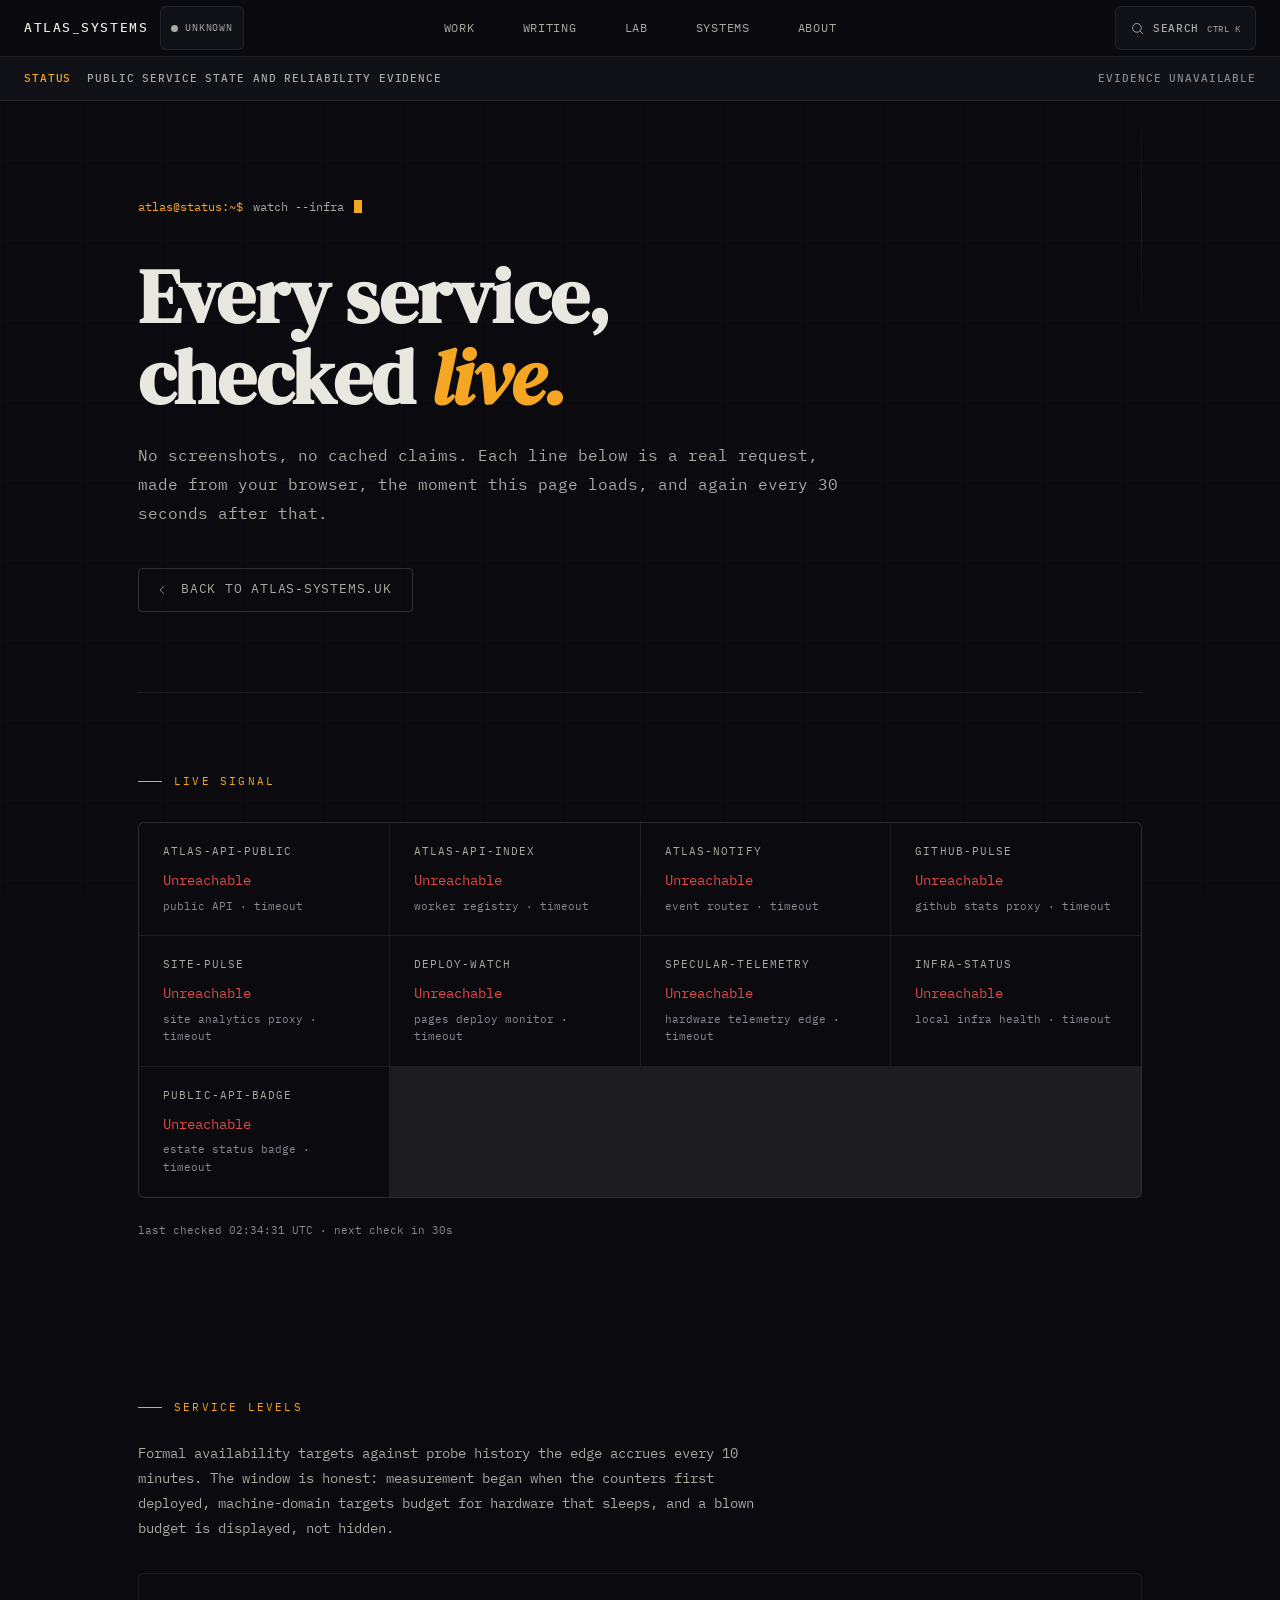
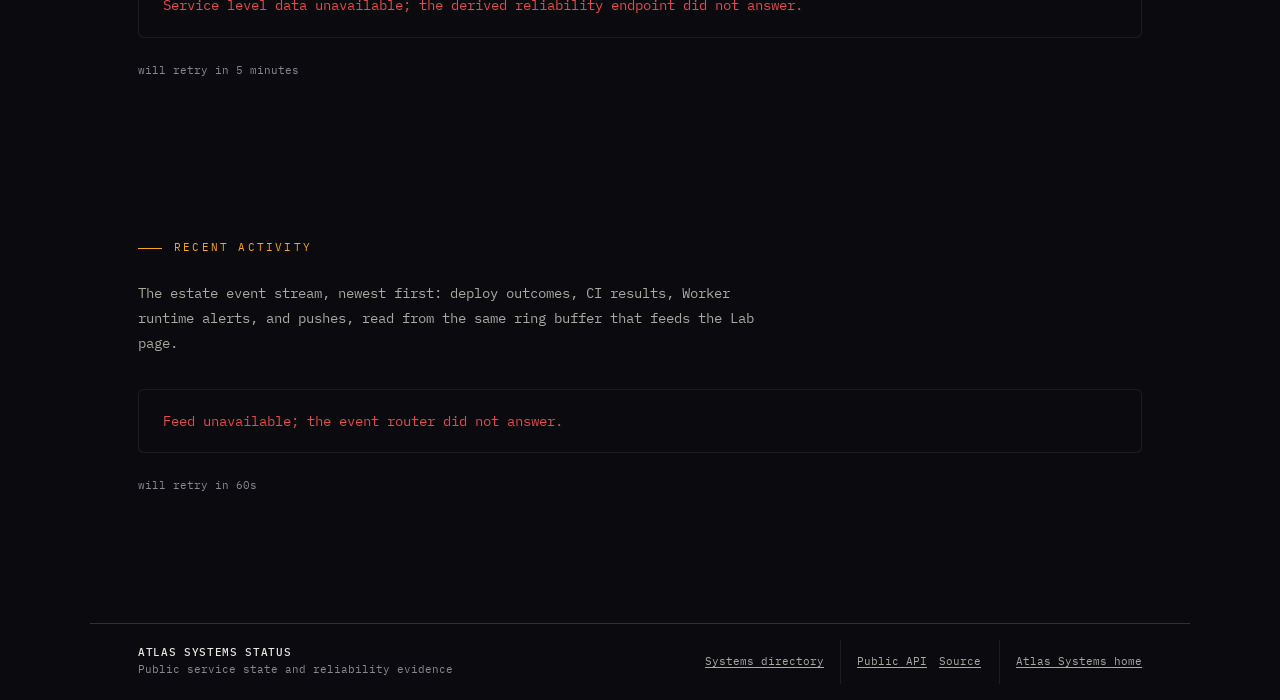
<file: index.html>
<!DOCTYPE html>
<html lang="en">
<head>
<meta charset="UTF-8">
<meta name="viewport" content="width=device-width, initial-scale=1.0">
<meta name="description" content="Live public service state, reliability objectives, evidence freshness, and recent Atlas Systems operational activity.">
<meta name="theme-color" content="#0a0a0f">
<title>Status // Atlas Systems</title>
<link rel="canonical" href="https://status.atlas-systems.uk/">
<link rel="icon" href="/favicon.ico" sizes="any">
<link rel="icon" type="image/png" href="/favicon-16x16.png" sizes="16x16">
<link rel="icon" type="image/png" href="/favicon-32x32.png" sizes="32x32">
<link rel="apple-touch-icon" href="/apple-touch-icon.png" sizes="180x180">
<link rel="manifest" href="/site.webmanifest">
<meta property="og:type" content="website">
<meta property="og:title" content="Status // Atlas Systems">
<meta property="og:description" content="Live public service state, reliability objectives, evidence freshness, and recent Atlas Systems operational activity.">
<meta property="og:url" content="https://status.atlas-systems.uk/">
<meta property="og:site_name" content="Atlas Systems">
<meta property="og:image" content="https://atlas-systems.uk/og/status.png">
<meta property="og:image:width" content="1200">
<meta property="og:image:height" content="630">
<meta property="og:image:alt" content="Live estate status. // Atlas Systems">
<meta name="twitter:card" content="summary_large_image">
<meta name="twitter:title" content="Status // Atlas Systems">
<meta name="twitter:description" content="Live public service state, reliability objectives, evidence freshness, and recent Atlas Systems operational activity.">
<meta name="twitter:image" content="https://atlas-systems.uk/og/status.png">
<meta name="twitter:image:alt" content="Live estate status. // Atlas Systems">
<link rel="stylesheet" href="/static/vendor/atlas-interface/v0.5.0/atlas-fonts.css?v=0.5.0">
<style>
  *, *::before, *::after { box-sizing: border-box; margin: 0; padding: 0; }

  :root {
    --bg:        #0a0a0f;
    --bg-1:      #111118;
    --bg-2:      #1a1a24;
    --border:    rgba(255,255,255,0.08);
    --border-hi: rgba(255,255,255,0.16);
    --text:      #e8e8e0;
    --text-dim:  #888880;
    --text-faint:#3a3a44;
    --accent:    #f5a623;
    --green:     #4ade80;
    --red:       #e24b4a;
    --mono:      'IBM Plex Mono', monospace;
    --serif:     'DM Serif Display', Georgia, serif;
    --nav-h:     56px;
  }

  html { scroll-behavior: smooth; }

  body {
    background: var(--bg);
    color: var(--text);
    font-family: var(--mono);
    font-size: 14px;
    line-height: 1.6;
    min-height: 100vh;
    overflow-x: hidden;
  }

  .nav-wordmark {
    font-family: var(--mono);
    font-weight: 500;
    font-size: 13px;
    letter-spacing: 0.12em;
    color: var(--text);
    text-decoration: none;
    text-transform: uppercase;
  }
  .nav-wordmark span { color: var(--accent); }

  /* ── MAIN LAYOUT ──────────────────────────────── */
  main {
    max-width: 1100px;
    margin: 0 auto;
    padding: 0 clamp(1.5rem, 5vw, 3rem);
  }

  /* ── HERO (same rhythm as the homepage hero) ──── */
  .hero {
    padding-top: 6rem;
    padding-bottom: 5rem;
    border-bottom: 1px solid var(--border);
    position: relative;
  }
  .hero::after {
    content: '';
    position: absolute;
    top: 0; right: 0;
    width: 1px;
    height: 40%;
    background: linear-gradient(to bottom, transparent, var(--border), transparent);
    pointer-events: none;
  }

  .terminal-line {
    display: flex;
    align-items: center;
    gap: 0.6rem;
    font-size: 12px;
    color: var(--text-dim);
    margin-bottom: 2.5rem;
  }
  .terminal-prompt { color: var(--accent); }
  .cursor {
    display: inline-block;
    width: 8px; height: 13px;
    background: var(--accent);
    vertical-align: middle;
    animation: blink 1.1s step-end infinite;
    margin-left: 1px;
  }
  @keyframes blink { 0%,100%{opacity:1} 50%{opacity:0} }
  @media (prefers-reduced-motion: reduce) { .cursor { animation: none; } }

  .hero-heading {
    font-family: var(--serif);
    font-size: clamp(2.8rem, 6vw, 5rem);
    line-height: 1.05;
    letter-spacing: -0.01em;
    color: var(--text);
    margin-bottom: 1.5rem;
  }
  .hero-heading em { font-style: italic; color: var(--accent); }

  .hero-sub {
    max-width: 540px;
    font-size: 13px;
    color: var(--text-dim);
    line-height: 1.8;
    margin-bottom: 2.5rem;
  }

  .btn {
    display: inline-flex;
    align-items: center;
    gap: 0.5rem;
    padding: 0.6rem 1.25rem;
    font-family: var(--mono);
    font-size: 12px;
    letter-spacing: 0.06em;
    text-transform: uppercase;
    text-decoration: none;
    border: 1px solid var(--border-hi);
    color: var(--text-dim);
    transition: all 0.15s;
  }
  .btn:hover { color: var(--text); background: var(--bg-1); }
  .btn svg { width: 14px; height: 14px; stroke: currentColor; fill: none; stroke-width: 1.5; stroke-linecap: round; stroke-linejoin: round; }

  /* ── SECTION ──────────────────────────────────── */
  .section { padding: 5rem 0; }

  .section-label {
    font-size: 11px;
    letter-spacing: 0.2em;
    text-transform: uppercase;
    color: var(--accent);
    margin-bottom: 1.5rem;
    display: flex;
    align-items: center;
    gap: 0.75rem;
  }
  .section-label::before {
    content: '';
    display: inline-block;
    width: 24px;
    height: 1px;
    background: var(--accent);
  }

  /* ── SIGNAL GRID (same component as the homepage's Live signal) ── */
  .signal-bar {
    display: grid;
    grid-template-columns: repeat(auto-fit, minmax(220px, 1fr));
    gap: 1px;
    background: var(--border);
    border: 1px solid var(--border);
    margin-top: 2rem;
  }
  .signal-cell { background: var(--bg); padding: 1.25rem 1.5rem; }
  .signal-label {
    font-size: 11px;
    letter-spacing: 0.1em;
    text-transform: uppercase;
    color: var(--text-dim);
    margin-bottom: 0.5rem;
  }
  .signal-value { font-size: 14px; font-family: var(--mono); transition: color 0.2s; }
  .signal-value.checking { color: var(--text-dim); }
  .signal-value.ok { color: var(--green); }
  .signal-value.fail { color: var(--red); }
  .signal-caption { font-size: 11px; color: var(--text-faint); margin-top: 0.4rem; }

  .status-footnote {
    margin-top: 1.5rem;
    font-size: 11px;
    color: var(--text-faint);
  }

  /* ── SECTION INTRO (shared by the two sections below) ── */
  .section-intro {
    max-width: 620px;
    font-size: 12px;
    color: var(--text-dim);
    line-height: 1.8;
  }

  /* ── SERVICE LEVELS (SLO / error budget) ──────── */
  .slo-grid { border: 1px solid var(--border); margin-top: 2rem; background: var(--bg); }
  .slo-row {
    display: grid;
    grid-template-columns: minmax(180px, 1.4fr) 80px 130px minmax(170px, 1fr) minmax(150px, 1fr);
    gap: 1rem;
    align-items: center;
    padding: 1rem 1.5rem;
    border-bottom: 1px solid var(--border);
  }
  .slo-row:last-child { border-bottom: none; }
  .slo-row.head {
    background: var(--bg-1);
    font-size: 11px;
    letter-spacing: 0.1em;
    text-transform: uppercase;
    color: var(--text-dim);
    padding-top: 0.6rem;
    padding-bottom: 0.6rem;
  }
  .slo-name { font-size: 13px; color: var(--text); display: block; }
  .slo-sub { display: block; font-size: 11px; color: var(--text-faint); }
  .slo-note-line { display: block; font-size: 11px; color: var(--text-faint); margin-top: 0.35rem; max-width: 260px; }
  .slo-num { font-size: 13px; }
  .slo-num.ok { color: var(--green); }
  .slo-num.warn { color: var(--accent); }
  .slo-num.blown { color: var(--red); }
  .slo-num-cell { display: flex; flex-direction: column; }
  .slo-budget-cell { display: flex; flex-direction: column; gap: 6px; }
  .slo-track { height: 6px; border: 1px solid var(--border); background: var(--bg-1); position: relative; }
  .slo-fill { position: absolute; top: 0; bottom: 0; left: 0; background: var(--green); }
  .slo-fill.warn { background: var(--accent); }
  .slo-fill.blown { background: var(--red); }
  .slo-fill.muted { background: var(--border); }
  .slo-num.muted { color: var(--text-faint); }
  .slo-state { text-transform: lowercase; }
  .slo-window { font-size: 11px; color: var(--text-faint); }
  .slo-loading { padding: 1.25rem 1.5rem; font-size: 12px; color: var(--text-faint); }
  .slo-cell-label { display: none; }
  @media (max-width: 760px) {
    .slo-row { grid-template-columns: 1fr; gap: 0.6rem; padding: 1rem 1.25rem; }
    .slo-row.head { display: none; }
    .slo-cell-label {
      display: block;
      font-size: 10px;
      letter-spacing: 0.1em;
      text-transform: uppercase;
      color: var(--text-faint);
      margin-bottom: 2px;
    }
  }

  /* ── RECENT ACTIVITY (atlas-notify ring buffer) ── */
  .activity-feed { border: 1px solid var(--border); margin-top: 2rem; background: var(--bg); }
  .activity-row {
    display: flex;
    gap: 0.9rem;
    align-items: baseline;
    padding: 0.8rem 1.5rem;
    border-bottom: 1px solid var(--border);
  }
  .activity-row:last-child { border-bottom: none; }
  .activity-dot {
    width: 7px; height: 7px;
    border-radius: 50%;
    flex: none;
    align-self: center;
    background: var(--text-faint);
  }
  .activity-dot.success { background: var(--green); }
  .activity-dot.warning { background: var(--accent); }
  .activity-dot.failure { background: var(--red); }
  .activity-time { flex: none; width: 84px; font-size: 11px; color: var(--text-faint); }
  .activity-tag {
    flex: none;
    font-size: 10px;
    letter-spacing: 0.06em;
    text-transform: uppercase;
    color: var(--text-dim);
    border: 1px solid var(--border);
    padding: 1px 6px;
  }
  .activity-text { font-size: 12px; color: var(--text-dim); min-width: 0; overflow-wrap: anywhere; }
  .activity-text strong { color: var(--text); font-weight: 500; }
  .activity-empty, .activity-error { padding: 1.25rem 1.5rem; font-size: 12px; color: var(--text-faint); }
  .activity-error { color: var(--red); }
  @media (max-width: 680px) {
    .activity-row { flex-wrap: wrap; }
    .activity-time { width: auto; }
  }

  /* ── FOOTER (identical to the homepage footer) ── */
  footer {
    padding: 2rem 0;
    display: flex;
    align-items: center;
    justify-content: space-between;
    flex-wrap: wrap;
    gap: 1rem;
    padding-left: clamp(1.5rem,5vw,3rem);
    padding-right: clamp(1.5rem,5vw,3rem);
  }
  .footer-left { font-size: 12px; color: var(--text-faint); }
  .footer-links { display: flex; gap: 1.5rem; list-style: none; }
  .footer-links a { font-size: 12px; color: var(--text-dim); text-decoration: none; transition: color 0.15s; }
  .footer-links a:hover { color: var(--text); }

  /* ── AMBIENT GRID (identical to the homepage) ─── */
  body::before {
    content: '';
    position: fixed;
    inset: 0;
    background-image:
      linear-gradient(var(--text-faint) 1px, transparent 1px),
      linear-gradient(90deg, var(--text-faint) 1px, transparent 1px);
    background-size: 80px 80px;
    opacity: 0.03;
    pointer-events: none;
    z-index: 0;
  }
  main, footer { position: relative; z-index: 1; }

  @media (max-width: 680px) {
    .hero { padding-top: 3.5rem; }
  }
  @media (max-width: 420px) {
    .hero-heading { font-size: 2.2rem; }
  }
</style>
<link rel="stylesheet" href="/static/vendor/atlas-interface/v0.5.0/atlas-interface-kit.css?v=0.5.0">
<link rel="stylesheet" href="/css/interface-shell.css?v=20260813-shell-geometry">
</head>
<body data-atlas-bottom-nav="true">

<header class="atlas-global-header status-global-header">
  <div class="atlas-header__inner">
  <div class="atlas-global-header__identity">
    <a href="https://atlas-systems.uk/" class="nav-wordmark">Atlas<span>_</span>Systems</a>
    <a
      href="https://status.atlas-systems.uk/"
      class="atlas-status atlas-estate-status"
      data-atlas-status
      data-state="checking"
      aria-current="page"
      aria-label="Atlas Systems status: Checking"
    >
      <span class="atlas-estate-status-dot" aria-hidden="true"></span>
      <span class="atlas-estate-status-label" data-atlas-status-label>Checking</span>
    </a>
  </div>
  <nav class="atlas-global-header__nav" aria-label="Primary navigation">
    <a class="atlas-global-header__link" href="https://atlas-systems.uk/work/">Work</a>
    <a class="atlas-global-header__link" href="https://atlas-systems.uk/writing/">Writing</a>
    <a class="atlas-global-header__link" href="https://atlas-systems.uk/lab/">Lab</a>
    <a class="atlas-global-header__link" href="https://atlas-systems.uk/systems/">Systems</a>
    <a class="atlas-global-header__link" href="https://atlas-systems.uk/about/">About</a>
  </nav>
  <div class="atlas-global-header__actions">
    <button
      type="button"
      class="status-search-button"
      data-estate-search-open
      aria-label="Search the estate"
      aria-haspopup="dialog"
    >
      <svg viewBox="0 0 24 24" aria-hidden="true">
        <circle cx="11" cy="11" r="7"></circle>
        <line x1="21" y1="21" x2="16.2" y2="16.2"></line>
      </svg>
      <span>Search</span>
      <kbd>ctrl k</kbd>
    </button>
  </div>
  </div>
</header>

<div class="atlas-product-strip status-product-strip">
  <strong>Status</strong>
  <span>Public service state and reliability evidence</span>
  <time id="aggregateCheckedAt">Checking evidence</time>
</div>

<main>
  <section class="hero">
    <div class="terminal-line">
      <span class="terminal-prompt">atlas@status:~$</span>
      <span id="cmd"></span><span class="cursor"></span>
    </div>

    <h1 class="hero-heading">Every service,<br>checked <em>live.</em></h1>

    <p class="hero-sub">
      No screenshots, no cached claims. Each line below is a real request, made from your browser, the moment this page loads, and again every 30 seconds after that.
    </p>

    <a href="https://atlas-systems.uk" class="btn">
      <svg viewBox="0 0 24 24"><polyline points="8 6 2 12 8 18"/></svg>
      Back to atlas-systems.uk
    </a>
  </section>

  <section class="section">
    <div class="section-label">Live signal</div>
    <div class="signal-bar" id="statusGrid"></div>
    <p class="status-footnote" id="footerNote">connecting…</p>
  </section>

  <section class="section">
    <div class="section-label">Service levels</div>
    <p class="section-intro">
      Formal availability targets against probe history the edge accrues every 10 minutes.
      The window is honest: measurement began when the counters first deployed, machine-domain
      targets budget for hardware that sleeps, and a blown budget is displayed, not hidden.
    </p>
    <div class="slo-grid" id="sloGrid">
      <div class="slo-loading">loading service levels…</div>
    </div>
    <p class="status-footnote" id="sloNote" role="status">reading derived reliability…</p>
  </section>

  <section class="section">
    <div class="section-label">Recent activity</div>
    <p class="section-intro">
      The estate event stream, newest first: deploy outcomes, CI results, Worker runtime
      alerts, and pushes, read from the same ring buffer that feeds the Lab page.
    </p>
    <div class="activity-feed" id="activityFeed">
      <div class="activity-empty">loading events…</div>
    </div>
    <p class="status-footnote" id="activityNote">reading event buffer…</p>
  </section>
</main>

<footer>
  <div class="footer-left">status.atlas-systems.uk &mdash; <span id="footer-year"></span></div>
  <ul class="footer-links">
    <li><a href="https://github.com/AtlasReaper311" target="_blank" rel="noopener">GitHub</a></li>
    <li><a href="https://atlas-systems.uk">Home</a></li>
  </ul>
</footer>

<nav class="atlas-bottom-nav status-bottom-nav" aria-label="Mobile navigation">
  <a href="https://atlas-systems.uk/work/">Work</a>
  <a href="https://atlas-systems.uk/writing/">Writing</a>
  <a href="https://atlas-systems.uk/lab/">Lab</a>
  <a href="https://atlas-systems.uk/systems/">Systems</a>
  <a href="https://atlas-systems.uk/about/">About</a>
</nav>

<script>
document.getElementById('footer-year').textContent = new Date().getFullYear();

const FALLBACK_SERVICES = [
  { name: "atlas-api-public", sub: "public API", url: "https://api.atlas-systems.uk/v1" },
  { name: "atlas-api-index", sub: "worker registry", url: "https://api.atlas-systems.uk/" },
  { name: "atlas-notify", sub: "event router", url: "https://api.atlas-systems.uk/notify/health" },
  { name: "github-pulse", sub: "github stats proxy", url: "https://api.atlas-systems.uk/pulse" },
  { name: "site-pulse", sub: "site analytics proxy", url: "https://api.atlas-systems.uk/site-pulse/health" },
  { name: "deploy-watch", sub: "pages deploy monitor", url: "https://api.atlas-systems.uk/deploy-watch/latest" },
  { name: "specular-telemetry", sub: "hardware telemetry edge", url: "https://api.atlas-systems.uk/specular" },
  { name: "infra-status", sub: "local infra health", url: "https://api.atlas-systems.uk/v1/infra/status" },
  { name: "public-api-badge", sub: "estate status badge", url: "https://api.atlas-systems.uk/v1/badge/status" }
];

let SERVICES = [...FALLBACK_SERVICES];

async function loadServicesFromRegistry() {
  try {
    const res = await fetch("https://api.atlas-systems.uk/v1/registry", {
      cache: "no-store"
    });

    if (!res.ok) return;

    const data = await res.json();

    const candidates = Array.isArray(data.services)
      ? data.services
      : Array.isArray(data.workers)
        ? data.workers
        : Array.isArray(data.registry)
          ? data.registry
          : [];

    const discovered = candidates
      .map((svc) => {
        const name = svc.name || svc.id || svc.service;
        const metaUrl = svc.meta_url || svc.metaUrl;
        const healthUrl = svc.health_url || svc.healthUrl;
        const url = healthUrl || metaUrl || svc.url;

        if (!name || !url) return null;

        return {
          name,
          sub: svc.description || svc.layer || "registry service",
          url
        };
      })
      .filter(Boolean);

    if (discovered.length > 0) {
      SERVICES = discovered;
    }
  } catch {
    SERVICES = [...FALLBACK_SERVICES];
  }
}

const reducedMotion = window.matchMedia("(prefers-reduced-motion: reduce)").matches;
const cmdEl = document.getElementById("cmd");
const gridEl = document.getElementById("statusGrid");
const noteEl = document.getElementById("footerNote");
const COMMAND = "watch --infra";

function typeCommand(callback) {
  if (reducedMotion) { cmdEl.textContent = COMMAND; callback(); return; }
  let i = 0;
  const interval = setInterval(() => {
    cmdEl.textContent = COMMAND.slice(0, ++i);
    if (i >= COMMAND.length) { clearInterval(interval); setTimeout(callback, 200); }
  }, 45);
}

function buildGrid() {
  gridEl.innerHTML = SERVICES.map((svc, i) => `
    <div class="signal-cell">
      <div class="signal-label">${svc.name}</div>
      <div class="signal-value checking" id="val-${i}">checking…</div>
      <div class="signal-caption" id="cap-${i}">${svc.sub}</div>
    </div>
  `).join("");
}

async function checkService(svc, i) {
  const valEl = document.getElementById("val-" + i);
  const capEl = document.getElementById("cap-" + i);
  const start = performance.now();
  try {
    const controller = new AbortController();
    const timeout = setTimeout(() => controller.abort(), 6000);
    const res = await fetch(svc.url, { signal: controller.signal, cache: "no-store" });
    clearTimeout(timeout);
    const ms = Math.round(performance.now() - start);
    if (res.ok) {
      valEl.textContent = "Operational";
      valEl.className = "signal-value ok";
      capEl.textContent = `${svc.sub} · ${ms}ms`;
    } else {
      valEl.textContent = "Unreachable";
      valEl.className = "signal-value fail";
      capEl.textContent = `${svc.sub} · HTTP ${res.status}`;
    }
  } catch {
    valEl.textContent = "Unreachable";
    valEl.className = "signal-value fail";
    capEl.textContent = `${svc.sub} · timeout`;
  }
}

async function runChecks() {
  await Promise.all(SERVICES.map((svc, i) => checkService(svc, i)));
  const now = new Date();
  noteEl.textContent = `last checked ${now.toUTCString().slice(17, 25)} UTC · next check in 30s`;
}

typeCommand(async () => {
  await loadServicesFromRegistry();
  buildGrid();
  runChecks();
  setInterval(runChecks, 30000);
});


/* .................................................................. */
/* Service levels moved to js/reliability.js: the page now renders    */
/* derived verdicts from /v1/reliability instead of recomputing       */
/* budgets client-side, so the estate has one budget calculation.     */
/* slo.json remains the row configuration and is generated from the   */
/* canonical policy in atlas-infra.                                   */
/* .................................................................. */

/* .................................................................. */
/* Recent activity: the atlas-notify ring buffer, newest first.       */
/* Same store the Lab page's Failure feed reads; this view shows all  */
/* levels rather than filtering to warnings and failures. Fifty is    */
/* the endpoint's page ceiling, which suits a recent-activity view;   */
/* older entries fall off and Discord remains the archive.            */
/* .................................................................. */

const ACTIVITY_API = "https://api.atlas-systems.uk/notify/recent";
const ACTIVITY_LIMIT = 50;
const ACTIVITY_POLL_MS = 60000;
const ACTIVITY_LEVELS = { success: true, info: true, warning: true, failure: true };

const activityFeedEl = document.getElementById("activityFeed");
const activityNoteEl = document.getElementById("activityNote");
let lastActivityRendered = false;

function relTime(iso) {
  const t = Date.parse(iso);
  if (!Number.isFinite(t)) return "";
  const diff = Date.now() - t;
  if (diff < 60000) return "just now";
  if (diff < 3600000) return Math.floor(diff / 60000) + "m ago";
  if (diff < 86400000) return Math.floor(diff / 3600000) + "h ago";
  return Math.floor(diff / 86400000) + "d ago";
}

function renderActivity(events) {
  activityFeedEl.innerHTML = "";
  if (!events.length) {
    const empty = document.createElement("div");
    empty.className = "activity-empty";
    empty.textContent = "No events in the recent buffer.";
    activityFeedEl.appendChild(empty);
    return;
  }
  for (const e of events) {
    const row = document.createElement("div");
    row.className = "activity-row";

    const dot = document.createElement("span");
    dot.className = "activity-dot " + (ACTIVITY_LEVELS[e.level] ? e.level : "info");
    row.appendChild(dot);

    const time = document.createElement("span");
    time.className = "activity-time";
    time.textContent = relTime(e.ts);
    time.title = e.ts || "";
    row.appendChild(time);

    const tag = document.createElement("span");
    tag.className = "activity-tag";
    tag.textContent = [e.dialect, e.event].filter(Boolean).join(" · ") || "event";
    row.appendChild(tag);

    const text = document.createElement("span");
    text.className = "activity-text";
    const title = document.createElement("strong");
    title.textContent = e.title || "(untitled event)";
    text.appendChild(title);
    if (e.message) {
      text.appendChild(document.createTextNode(" " + e.message));
    }
    row.appendChild(text);

    activityFeedEl.appendChild(row);
  }
}

async function pollActivity() {
  try {
    const res = await fetch(
      ACTIVITY_API + "?limit=" + ACTIVITY_LIMIT + "&t=" + Date.now(),
      { cache: "no-store" }
    );
    if (!res.ok) throw new Error("feed " + res.status);
    const data = await res.json();
    const events = Array.isArray(data.events) ? data.events : [];
    renderActivity(events);
    lastActivityRendered = true;
    const buffered = Number.isFinite(data.total) ? data.total : events.length;
    activityNoteEl.textContent =
      "showing " + events.length + " of " + buffered + " buffered events · refreshes every 60s";
  } catch {
    if (lastActivityRendered) {
      activityNoteEl.textContent = "feed stale; last successful read kept on screen";
      return;
    }
    activityFeedEl.innerHTML = "";
    const err = document.createElement("div");
    err.className = "activity-error";
    err.textContent = "Feed unavailable; the event router did not answer.";
    activityFeedEl.appendChild(err);
    activityNoteEl.textContent = "will retry in 60s";
  }
}

pollActivity();
setInterval(pollActivity, ACTIVITY_POLL_MS);
</script>
<script type="module">
  import { mountServiceLevels } from "./js/reliability.js";
  mountServiceLevels();
</script>
</body>
</html>
</file>
<file: static/vendor/atlas-interface/v0.5.0/atlas-fonts.css>
/* Atlas Systems repository-local font faces. */
@font-face {
  font-family: "IBM Plex Mono";
  font-style: normal;
  font-weight: 400;
  font-display: swap;
  src: url("./fonts/ibm-plex-mono-400.woff2") format("woff2");
  unicode-range: U+0000-00FF, U+0131, U+0152-0153, U+02BB-02BC,
    U+02C6, U+02DA, U+02DC, U+0304, U+0308, U+0329, U+2000-206F,
    U+20AC, U+2122, U+2191, U+2193, U+2212, U+2215, U+FEFF, U+FFFD;
}

@font-face {
  font-family: "IBM Plex Mono";
  font-style: normal;
  font-weight: 500;
  font-display: swap;
  src: url("./fonts/ibm-plex-mono-500.woff2") format("woff2");
  unicode-range: U+0000-00FF, U+0131, U+0152-0153, U+02BB-02BC,
    U+02C6, U+02DA, U+02DC, U+0304, U+0308, U+0329, U+2000-206F,
    U+20AC, U+2122, U+2191, U+2193, U+2212, U+2215, U+FEFF, U+FFFD;
}

@font-face {
  font-family: "DM Serif Display";
  font-style: normal;
  font-weight: 400;
  font-display: swap;
  src: url("./fonts/dm-serif-display-400.woff2") format("woff2");
  unicode-range: U+0000-00FF, U+0131, U+0152-0153, U+02BB-02BC,
    U+02C6, U+02DA, U+02DC, U+0304, U+0308, U+0329, U+2000-206F,
    U+20AC, U+2122, U+2191, U+2193, U+2212, U+2215, U+FEFF, U+FFFD;
}

@font-face {
  font-family: "DM Serif Display";
  font-style: italic;
  font-weight: 400;
  font-display: swap;
  src: url("./fonts/dm-serif-display-400-italic.woff2") format("woff2");
  unicode-range: U+0000-00FF, U+0131, U+0152-0153, U+02BB-02BC,
    U+02C6, U+02DA, U+02DC, U+0304, U+0308, U+0329, U+2000-206F,
    U+20AC, U+2122, U+2191, U+2193, U+2212, U+2215, U+FEFF, U+FFFD;
}
</file>
<file: static/vendor/atlas-interface/v0.5.0/atlas-interface-kit.css>
/* Atlas Interface Kit v0.5.0 generated tokens. */
:root {
  color-scheme: dark;
  --atlas-accent: #f5a623;
  --atlas-accent-dim: rgba(245,166,35,0.12);
  --atlas-accent-hover: #f7b84a;
  --atlas-bg: #0a0a0f;
  --atlas-bg-1: #111118;
  --atlas-bg-2: #1a1a24;
  --atlas-border: rgba(255,255,255,0.08);
  --atlas-border-hi: rgba(255,255,255,0.16);
  --atlas-degraded: #f5a623;
  --atlas-informational: #60a5fa;
  --atlas-operational: #4ade80;
  --atlas-text: #e8e8e0;
  --atlas-text-dim: #aaa9a0;
  --atlas-text-faint: #888894;
  --atlas-unavailable: #e24b4a;
  --atlas-unknown: #aaa9a0;
  --atlas-space-1: 4px;
  --atlas-space-2: 8px;
  --atlas-space-3: 12px;
  --atlas-space-4: 16px;
  --atlas-space-5: 24px;
  --atlas-space-6: 32px;
  --atlas-space-7: 48px;
  --atlas-space-8: 64px;
  --atlas-space-9: 96px;
  --atlas-radius-lg: 8px;
  --atlas-radius-md: 6px;
  --atlas-radius-sm: 4px;
  --atlas-control-compact: 32px;
  --atlas-control-standard: 40px;
  --atlas-touch-min: 44px;
  --atlas-card-compact: 16px;
  --atlas-card-editorial: 32px;
  --atlas-card-standard: 24px;
  --atlas-prose: 720px;
  --atlas-content: 1100px;
  --atlas-content-wide: 1360px;
  --atlas-type-body: 16px;
  --atlas-type-meta: 11px;
  --atlas-type-supporting: 14px;
  --atlas-type-tiny: 9px;
  --atlas-type-title: 42px;
  --atlas-motion-fast: 120ms;
  --atlas-motion-reveal: 240ms;
  --atlas-motion-standard: 180ms;
  --atlas-easing-emphasized: cubic-bezier(0.2, 0, 0, 1.2);
  --atlas-easing-standard: cubic-bezier(0.2, 0, 0, 1);
  --atlas-breakpoint-desktop: 1024px;
  --atlas-breakpoint-mobile: 640px;
  --atlas-breakpoint-tablet: 768px;
  --atlas-breakpoint-wide: 1440px;
  --atlas-z-base: 0;
  --atlas-z-dialog: 300;
  --atlas-z-overlay: 200;
  --atlas-z-sticky: 100;
  --atlas-z-toast: 400;
  --atlas-shadow-flagship: 0 0 48px rgba(245,166,35,0.12);
  --atlas-shadow-floating: 0 16px 48px rgba(0,0,0,0.32);
  --atlas-font-body: 'IBM Plex Mono', monospace;
  --atlas-font-display: 'DM Serif Display', Georgia, serif;
}
/* Atlas Interface Kit v0.5.0 component foundations. */
.atlas-global-header {
  position: sticky;
  top: 0;
  z-index: var(--atlas-z-sticky);
  min-height: 56px;
  display: grid;
  grid-template-columns: minmax(0, 1fr) auto minmax(0, 1fr);
  align-items: center;
  gap: var(--atlas-space-4);
  border-bottom: 1px solid var(--atlas-border);
  padding-inline: var(--atlas-space-5);
  background: color-mix(in srgb, var(--atlas-bg) 94%, transparent);
  backdrop-filter: blur(14px);
}

.atlas-global-header__identity,
.atlas-global-header__nav,
.atlas-global-header__actions {
  display: flex;
  align-items: center;
  gap: var(--atlas-space-3);
}

.atlas-global-header__actions { justify-content: flex-end; }
.atlas-global-header__nav { justify-content: center; }
.atlas-global-header__link { min-height: var(--atlas-touch-min); display: inline-flex; align-items: center; padding-inline: var(--atlas-space-3); color: var(--atlas-text-dim); text-decoration: none; }
.atlas-global-header__link[aria-current='page'] { color: var(--atlas-text); }

.atlas-product-strip {
  display: flex;
  align-items: center;
  justify-content: space-between;
  gap: var(--atlas-space-4);
  border-bottom: 1px solid var(--atlas-border);
  padding: var(--atlas-space-3) var(--atlas-space-5);
  background: var(--atlas-bg-1);
}

.atlas-breadcrumbs {
  max-width: var(--atlas-content);
  margin-inline: auto;
  padding: var(--atlas-space-3) var(--atlas-space-5) 0;
  color: var(--atlas-text-faint);
  font: 500 var(--atlas-type-meta)/1.5 var(--atlas-font-body);
}

.atlas-breadcrumbs ol {
  display: flex;
  flex-wrap: wrap;
  align-items: center;
  gap: var(--atlas-space-2);
  margin: 0;
  padding: 0;
  list-style: none;
}

.atlas-breadcrumbs li {
  display: inline-flex;
  align-items: center;
  min-width: 0;
}

.atlas-breadcrumbs li + li::before {
  content: "/";
  margin-inline-end: var(--atlas-space-2);
  color: var(--atlas-text-faint);
}

.atlas-breadcrumbs a {
  min-height: var(--atlas-touch-min);
  display: inline-flex;
  align-items: center;
  color: var(--atlas-text-dim);
  text-underline-offset: 0.22em;
}

.atlas-breadcrumbs [aria-current='page'],
.atlas-breadcrumbs li:last-child {
  color: var(--atlas-text);
}

.atlas-page-intro { max-width: var(--atlas-content); margin-inline: auto; padding: var(--atlas-space-8) var(--atlas-space-5) var(--atlas-space-7); }
.atlas-page-intro__eyebrow { margin: 0 0 var(--atlas-space-3); color: var(--atlas-accent); font: 500 var(--atlas-type-meta)/1.4 var(--atlas-font-body); letter-spacing: 0.1em; text-transform: uppercase; }
.atlas-page-intro__title { margin: 0; color: var(--atlas-text); font: 400 clamp(2.25rem, 6vw, 4.5rem)/0.98 var(--atlas-font-display); }
.atlas-page-intro__purpose { max-width: var(--atlas-prose); margin: var(--atlas-space-5) 0 0; color: var(--atlas-text-dim); font: 400 var(--atlas-type-body)/1.75 var(--atlas-font-body); }

.atlas-section-heading { display: flex; align-items: end; justify-content: space-between; gap: var(--atlas-space-5); margin-block: var(--atlas-space-7) var(--atlas-space-5); }
.atlas-section-heading__title { margin: 0; color: var(--atlas-text); font: 400 clamp(1.75rem, 3vw, 2.5rem)/1.05 var(--atlas-font-display); }
.atlas-section-heading__detail { max-width: var(--atlas-prose); margin: 0; color: var(--atlas-text-dim); font: 400 var(--atlas-type-supporting)/1.7 var(--atlas-font-body); }

.atlas-button { min-height: var(--atlas-control-standard); display: inline-flex; align-items: center; justify-content: center; gap: var(--atlas-space-2); border: 1px solid var(--atlas-border-hi); border-radius: var(--atlas-radius-sm); padding: 0 var(--atlas-space-4); color: var(--atlas-text); background: var(--atlas-bg-2); font: 500 0.8125rem/1 var(--atlas-font-body); text-decoration: none; cursor: pointer; transition: border-color var(--atlas-motion-standard) var(--atlas-easing-standard), background var(--atlas-motion-standard) var(--atlas-easing-standard), transform var(--atlas-motion-standard) var(--atlas-easing-standard); }
.atlas-button:hover { border-color: var(--atlas-accent); }
.atlas-button--primary { border-color: var(--atlas-accent); background: var(--atlas-accent); color: var(--atlas-bg); }
.atlas-button--primary:hover { background: var(--atlas-accent-hover); }
.atlas-button--secondary { background: var(--atlas-bg-1); }
.atlas-text-action { min-height: var(--atlas-touch-min); display: inline-flex; align-items: center; color: var(--atlas-accent); font: 500 0.8125rem/1.4 var(--atlas-font-body); text-decoration-thickness: 1px; text-underline-offset: 0.25em; }

.atlas-badge,
.atlas-status { display: inline-flex; min-height: 24px; align-items: center; gap: var(--atlas-space-2); border: 1px solid var(--atlas-border); border-radius: 999px; padding: 0 var(--atlas-space-3); color: var(--atlas-text-dim); background: var(--atlas-bg-2); font: 500 0.6875rem/1 var(--atlas-font-body); letter-spacing: 0.06em; text-transform: uppercase; }
.atlas-badge--type { border-color: var(--atlas-border-hi); }
.atlas-badge--maturity { color: var(--atlas-accent); background: var(--atlas-accent-dim); }
.atlas-status[data-state='operational'] { color: var(--atlas-operational); }
.atlas-status[data-state='degraded'] { color: var(--atlas-degraded); }
.atlas-status[data-state='unavailable'] { color: var(--atlas-unavailable); }
.atlas-status[data-state='unknown'] { color: var(--atlas-unknown); }

.atlas-status-announcement {
  color: var(--atlas-text-dim);
  font: 400 var(--atlas-type-supporting)/1.6 var(--atlas-font-body);
  overflow-wrap: anywhere;
}

.atlas-status-announcement--visually-hidden {
  position: absolute;
  width: 1px;
  height: 1px;
  margin: -1px;
  padding: 0;
  overflow: hidden;
  clip-path: inset(50%);
  white-space: nowrap;
  border: 0;
}

.atlas-card { border: 1px solid var(--atlas-border); border-radius: var(--atlas-radius-md); background: var(--atlas-bg-1); padding: var(--atlas-card-standard); }
.atlas-card--editorial { padding: var(--atlas-card-editorial); }
.atlas-card--data { background: var(--atlas-bg-2); }
.atlas-card--interactive { transition: border-color var(--atlas-motion-standard) var(--atlas-easing-standard), transform var(--atlas-motion-standard) var(--atlas-easing-standard), box-shadow var(--atlas-motion-standard) var(--atlas-easing-standard); }
.atlas-card--interactive:hover { border-color: var(--atlas-border-hi); transform: translateY(-1px); }
.atlas-card--flagship { box-shadow: var(--atlas-shadow-flagship); }

.atlas-metric-grid { display: grid; grid-template-columns: repeat(auto-fit, minmax(150px, 1fr)); gap: var(--atlas-space-3); }
.atlas-metric { border: 1px solid var(--atlas-border); border-radius: var(--atlas-radius-sm); padding: var(--atlas-card-compact); background: var(--atlas-bg-2); }
.atlas-metric__value { margin: 0; color: var(--atlas-text); font: 500 1.5rem/1.15 var(--atlas-font-body); }
.atlas-metric__label { margin: var(--atlas-space-2) 0 0; color: var(--atlas-text-faint); font: 500 var(--atlas-type-meta)/1.4 var(--atlas-font-body); text-transform: uppercase; }

.atlas-tag-list { display: flex; flex-wrap: wrap; gap: var(--atlas-space-2); margin: 0; padding: 0; list-style: none; }
.atlas-tag-list > * { border: 1px solid var(--atlas-border); border-radius: 999px; padding: var(--atlas-space-1) var(--atlas-space-3); color: var(--atlas-text-dim); background: var(--atlas-bg-2); font: 500 var(--atlas-type-meta)/1.4 var(--atlas-font-body); }

.atlas-filter-bar { display: flex; flex-wrap: wrap; align-items: center; gap: var(--atlas-space-2); border-block: 1px solid var(--atlas-border); padding-block: var(--atlas-space-3); }

.atlas-table-wrap {
  max-width: 100%;
  overflow-x: auto;
  overscroll-behavior-inline: contain;
  scrollbar-gutter: stable;
  border: 1px solid var(--atlas-border);
  border-radius: var(--atlas-radius-md);
}
.atlas-table-wrap table { width: 100%; border-collapse: collapse; }
.atlas-table-wrap th,
.atlas-table-wrap td { border-bottom: 1px solid var(--atlas-border); padding: var(--atlas-space-3) var(--atlas-space-4); text-align: left; }
.atlas-table-wrap[data-overflow='true']:focus-visible { outline: 2px solid var(--atlas-accent); outline-offset: 3px; }

.atlas-search-dialog { width: min(720px, calc(100vw - 32px)); max-height: min(720px, calc(100vh - 32px)); overflow: auto; border: 1px solid var(--atlas-border-hi); border-radius: var(--atlas-radius-lg); padding: 0; color: var(--atlas-text); background: var(--atlas-bg-1); box-shadow: var(--atlas-shadow-floating); }
.atlas-search-dialog::backdrop { background: rgba(10,10,15,0.78); backdrop-filter: blur(6px); }

.atlas-state { border: 1px solid var(--atlas-border); border-radius: var(--atlas-radius-md); padding: var(--atlas-card-standard); background: var(--atlas-bg-1); }
.atlas-state__title { margin: 0; color: var(--atlas-text); font: 500 0.875rem/1.4 var(--atlas-font-body); }
.atlas-state__detail { margin: var(--atlas-space-3) 0 0; color: var(--atlas-text-dim); font: 400 var(--atlas-type-supporting)/1.7 var(--atlas-font-body); }
.atlas-state[data-state='loading'] { border-color: var(--atlas-informational); }
.atlas-state[data-state='empty'] { border-color: var(--atlas-border-hi); }
.atlas-state[data-state='unavailable'],
.atlas-state[data-state='error'] { border-color: var(--atlas-unavailable); }
.atlas-state[data-state='unknown'] { border-color: var(--atlas-unknown); }

.atlas-footer {
  max-width: var(--atlas-content);
  margin: var(--atlas-space-9) auto 0;
  display: grid;
  grid-template-columns: minmax(0, 1fr) auto;
  grid-template-areas:
    "identity escape"
    "context context"
    "evidence evidence"
    "sequence sequence";
  align-items: start;
  gap: var(--atlas-space-4) var(--atlas-space-6);
  border-top: 1px solid var(--atlas-border);
  padding: var(--atlas-space-6) var(--atlas-space-5) var(--atlas-space-8);
  color: var(--atlas-text-faint);
  font: 400 var(--atlas-type-meta)/1.6 var(--atlas-font-body);
}

.atlas-footer__identity {
  grid-area: identity;
  min-width: 0;
  color: var(--atlas-text);
}

.atlas-footer__context { grid-area: context; }
.atlas-footer__evidence { grid-area: evidence; }
.atlas-footer__sequence { grid-area: sequence; }
.atlas-footer__escape { grid-area: escape; justify-self: end; }

.atlas-footer__context,
.atlas-footer__evidence,
.atlas-footer__escape,
.atlas-footer__sequence {
  display: flex;
  flex-wrap: wrap;
  align-items: center;
  gap: var(--atlas-space-2) var(--atlas-space-4);
}

.atlas-footer :where(a, button) {
  min-height: var(--atlas-touch-min);
  display: inline-flex;
  align-items: center;
  color: var(--atlas-text-dim);
  text-underline-offset: 0.22em;
}

.atlas-footer__sequence {
  display: grid;
  grid-template-columns: repeat(2, minmax(0, 1fr));
}

.atlas-footer__sequence > :last-child {
  justify-self: end;
  text-align: right;
}

.atlas-footer--estate,
.atlas-footer--product,
.atlas-footer--tool {
  max-width: var(--atlas-content);
}

.atlas-footer--editorial {
  max-width: var(--atlas-prose);
}

.atlas-footer--editorial .atlas-footer__sequence {
  border-top: 1px solid var(--atlas-border);
  padding-top: var(--atlas-space-4);
}

.atlas-bottom-nav { display: none; }

:where(a, button, input, select, textarea, [tabindex]):focus-visible { outline: 2px solid var(--atlas-accent); outline-offset: 3px; }

@media (max-width: 767px) {
  .atlas-global-header { grid-template-columns: 1fr auto; padding-inline: var(--atlas-space-4); }
  .atlas-global-header__nav { display: none; }
  .atlas-breadcrumbs { padding-inline: var(--atlas-space-4); }
  .atlas-page-intro { padding: var(--atlas-space-7) var(--atlas-space-4) var(--atlas-space-6); }
  .atlas-section-heading { align-items: start; flex-direction: column; }
  .atlas-footer {
    grid-template-columns: 1fr;
    grid-template-areas:
      "identity"
      "context"
      "evidence"
      "sequence"
      "escape";
    gap: var(--atlas-space-3);
    padding-inline: var(--atlas-space-4);
  }
  .atlas-footer__escape { justify-self: start; }
  .atlas-footer__sequence { grid-template-columns: 1fr; }
  .atlas-footer__sequence > :last-child { justify-self: start; text-align: left; }
  .atlas-bottom-nav { position: fixed; inset: auto 0 0; z-index: var(--atlas-z-sticky); min-height: 64px; display: grid; grid-template-columns: repeat(5, minmax(0, 1fr)); border-top: 1px solid var(--atlas-border); background: var(--atlas-bg-1); }
  .atlas-bottom-nav a { min-height: 64px; display: flex; align-items: center; justify-content: center; color: var(--atlas-text-dim); font: 500 var(--atlas-type-meta)/1.2 var(--atlas-font-body); text-decoration: none; }
  .atlas-bottom-nav a[aria-current='page'] { color: var(--atlas-accent); }
  [data-atlas-bottom-nav='true'] { padding-bottom: calc(64px + env(safe-area-inset-bottom)); }
}

@media (prefers-reduced-motion: reduce) {
  *, *::before, *::after { scroll-behavior: auto !important; animation-duration: 0.01ms !important; animation-iteration-count: 1 !important; transition-duration: 0.01ms !important; }
}

/* Atlas Interface Kit v0.5.0 evidence-mode foundations. */
.atlas-evidence-mode {
  display: inline-flex;
  min-height: 24px;
  align-items: center;
  gap: var(--atlas-space-2);
  border: 1px solid var(--atlas-border-hi);
  border-radius: 999px;
  padding: 0 var(--atlas-space-3);
  color: var(--atlas-text-dim);
  background: var(--atlas-bg-2);
  font: 500 var(--atlas-type-meta)/1 var(--atlas-font-body);
  letter-spacing: 0.05em;
  text-transform: uppercase;
}

.atlas-evidence-mode::before {
  width: 0.45rem;
  height: 0.45rem;
  flex: 0 0 auto;
  border: 1px solid currentColor;
  border-radius: 999px;
  background: transparent;
  content: "";
}

.atlas-evidence-mode[data-evidence-mode='measured']::before {
  background: currentColor;
}

.atlas-evidence-mode[data-evidence-mode='stale-measured']::before {
  background: linear-gradient(90deg, currentColor 50%, transparent 50%);
}

.atlas-evidence-mode[data-evidence-mode='recorded-replay'],
.atlas-evidence-mode[data-evidence-mode='simulated'] {
  border-style: dashed;
}

.atlas-evidence-mode[data-evidence-mode='recorded-replay']::before {
  border-radius: 1px;
}

.atlas-evidence-mode[data-evidence-mode='simulated']::before {
  border-style: dashed;
}

.atlas-evidence-mode[data-evidence-mode='unavailable'],
.atlas-evidence-mode[data-evidence-mode='unknown'],
.atlas-evidence-mode[data-evidence-mode='not-applicable-unscored'] {
  color: var(--atlas-text-faint);
}

.atlas-evidence-surface {
  border: 1px solid var(--atlas-border);
  border-radius: var(--atlas-radius-md);
  background: var(--atlas-bg-1);
}

.atlas-evidence-surface[data-evidence-mode='recorded-replay'],
.atlas-evidence-surface[data-evidence-mode='simulated'] {
  border-style: dashed;
  box-shadow: inset 3px 0 0 var(--atlas-border-hi);
}

.atlas-evidence-surface[data-evidence-mode='unavailable'],
.atlas-evidence-surface[data-evidence-mode='unknown'],
.atlas-evidence-surface[data-evidence-mode='not-applicable-unscored'] {
  background: color-mix(in srgb, var(--atlas-bg-1) 88%, var(--atlas-bg-2));
  box-shadow: inset 3px 0 0 var(--atlas-border-hi);
}

.atlas-evidence-value {
  color: var(--atlas-text);
  font-variant-numeric: tabular-nums;
}

.atlas-evidence-value[data-evidence-mode='unavailable'],
.atlas-evidence-value[data-evidence-mode='unknown'],
.atlas-evidence-value[data-evidence-mode='not-applicable-unscored'] {
  color: var(--atlas-text-dim);
}
</file>
<file: css/interface-shell.css>
:root {
  --bg: var(--atlas-bg);
  --bg-1: var(--atlas-bg-1);
  --bg-2: var(--atlas-bg-2);
  --border: var(--atlas-border);
  --border-hi: var(--atlas-border-hi);
  --text: var(--atlas-text);
  --text-dim: var(--atlas-text-dim);
  --text-faint: var(--atlas-text-faint);
  --accent: var(--atlas-accent);
  --green: var(--atlas-operational);
  --red: var(--atlas-unavailable);
  --mono: var(--atlas-font-body);
  --serif: var(--atlas-font-display);
  --nav-h: 56px;
  --atlas-focus: var(--atlas-accent);
  --atlas-shell-gutter: max(24px, calc((100% - 1280px) / 2));
}

html {
  scroll-padding-top: calc(var(--nav-h) + var(--atlas-space-5));
}

body {
  font-size: var(--atlas-type-body);
}

.status-global-header.atlas-global-header {
  display: block;
  position: sticky;
  top: 0;
  width: 100%;
  min-height: var(--nav-h);
  padding: 0;
  background: rgba(10, 10, 15, 0.96);
}

.status-global-header .atlas-header__inner {
  width: min(calc(100% - 48px), 1280px);
  min-height: var(--nav-h);
  margin-inline: auto;
  display: grid;
  grid-template-columns: minmax(230px, 1fr) auto minmax(230px, 1fr);
  align-items: center;
  gap: 24px;
}

.status-global-header .atlas-global-header__identity {
  display: flex;
  align-items: center;
  gap: 12px;
  min-width: 0;
}

.nav-wordmark {
  flex: none;
  min-height: 44px;
  display: inline-flex;
  align-items: center;
}

.status-global-header .atlas-global-header__nav {
  gap: 24px;
}

.status-global-header .atlas-global-header__link {
  padding-inline: 12px;
  font-size: 12px;
  letter-spacing: 0.06em;
  text-transform: uppercase;
}

.status-global-header .atlas-status.atlas-estate-status,
.atlas-estate-status {
  min-height: 44px;
  padding: 0 10px;
  border-radius: var(--atlas-radius-md);
  background: var(--atlas-bg-1);
  color: var(--atlas-text-dim);
  font: 10px/1 var(--atlas-font-body);
  letter-spacing: 0.08em;
  gap: 7px;
  text-decoration: none;
}

.atlas-estate-status-dot {
  width: 7px;
  height: 7px;
  flex: 0 0 7px;
  border-radius: 50%;
  background: var(--atlas-unknown);
}

.atlas-estate-status[data-state="operational"] {
  color: var(--atlas-operational);
}

.atlas-estate-status[data-state="operational"] .atlas-estate-status-dot {
  background: var(--atlas-operational);
  box-shadow: 0 0 0 3px rgba(74, 222, 128, 0.12);
}

.atlas-estate-status[data-state="degraded"] {
  color: var(--atlas-degraded);
}

.atlas-estate-status[data-state="degraded"] .atlas-estate-status-dot,
.atlas-estate-status[data-state="checking"] .atlas-estate-status-dot {
  background: var(--atlas-degraded);
  box-shadow: 0 0 0 3px rgba(245, 166, 35, 0.12);
}

.atlas-estate-status[data-state="unavailable"] {
  color: var(--atlas-unavailable);
}

.atlas-estate-status[data-state="unavailable"] .atlas-estate-status-dot {
  background: var(--atlas-unavailable);
  box-shadow: 0 0 0 3px rgba(226, 75, 74, 0.12);
}

.atlas-estate-status[data-state="unknown"] {
  color: var(--atlas-unknown);
}

.status-search-button {
  display: inline-flex;
  min-height: 44px;
  align-items: center;
  gap: 8px;
  padding: 0 14px;
  border: 1px solid var(--atlas-border);
  border-radius: var(--atlas-radius-md);
  background: var(--atlas-bg-1);
  color: var(--atlas-text-dim);
  font: 500 11px/1 var(--atlas-font-body);
  letter-spacing: 0.06em;
  text-transform: uppercase;
  cursor: pointer;
}

.status-search-button:hover,
.status-search-button:focus-visible {
  border-color: var(--atlas-border-hi);
  color: var(--atlas-text);
}

.status-search-button svg {
  width: 15px;
  height: 15px;
  fill: none;
  stroke: currentcolor;
  stroke-width: 1.5;
}

.status-search-button kbd {
  color: var(--atlas-text-faint);
  font: inherit;
  font-size: var(--atlas-type-tiny);
}

.status-product-strip {
  position: relative;
  z-index: var(--atlas-z-base);
  display: grid;
  grid-template-columns: auto minmax(0, 1fr) auto;
  min-height: 44px;
  padding-inline: max(24px, calc((100% - 1280px) / 2));
  color: var(--atlas-text-dim);
  font: 500 var(--atlas-type-meta)/1.4 var(--atlas-font-body);
  letter-spacing: 0.08em;
  text-transform: uppercase;
}

.status-product-strip strong {
  color: var(--atlas-accent);
  font-weight: 500;
}

.status-product-strip time {
  color: var(--atlas-text-faint);
}

.hero {
  padding-top: var(--atlas-space-9);
}

.hero-sub {
  max-width: var(--atlas-prose);
  font-size: var(--atlas-type-body);
}

.btn {
  min-height: var(--atlas-touch-min);
  border-radius: var(--atlas-radius-sm);
  font-size: 13px;
}

.section-intro,
.activity-text,
.activity-empty,
.activity-error,
.slo-loading {
  font-size: var(--atlas-type-supporting);
}

.slo-name,
.slo-num,
.signal-value {
  font-size: var(--atlas-type-supporting);
}

.section-label,
.signal-label,
.signal-caption,
.status-footnote,
.slo-sub,
.slo-note-line,
.slo-window,
.activity-time,
.footer-left,
.footer-links a {
  font-size: var(--atlas-type-meta);
}

.activity-tag {
  min-height: 24px;
  display: inline-flex;
  align-items: center;
  border-radius: var(--atlas-radius-sm);
  font-size: 10px;
}

.signal-bar,
.slo-grid,
.activity-feed {
  border-radius: var(--atlas-radius-md);
  overflow: hidden;
}

.atlas-search-root {
  position: fixed;
  inset: 0;
  z-index: var(--atlas-z-dialog);
  display: grid;
  place-items: start center;
  padding: min(12vh, 7rem) var(--atlas-space-4) var(--atlas-space-4);
}

.atlas-search-root[hidden] {
  display: none;
}

.atlas-search-scrim {
  position: absolute;
  inset: 0;
  width: 100%;
  height: 100%;
  border: 0;
  background: rgba(4, 4, 8, 0.82);
  backdrop-filter: blur(8px);
  cursor: default;
}

.atlas-search-panel {
  position: relative;
  width: min(720px, 100%);
  max-height: min(720px, 78vh);
  overflow: auto;
  padding: var(--atlas-card-standard);
  border: 1px solid var(--atlas-border-hi);
  border-radius: var(--atlas-radius-lg);
  background: var(--atlas-bg-1);
  box-shadow: var(--atlas-shadow-floating);
}

.atlas-search-heading {
  margin-bottom: var(--atlas-space-3);
  color: var(--atlas-accent);
  font-size: var(--atlas-type-meta);
  letter-spacing: 0.14em;
}

.atlas-search-input {
  width: 100%;
  min-height: 48px;
  padding: var(--atlas-space-3) var(--atlas-space-4);
  border: 1px solid var(--atlas-border-hi);
  border-radius: var(--atlas-radius-sm);
  background: var(--atlas-bg-2);
  color: var(--atlas-text);
  font: inherit;
}

.atlas-search-status {
  min-height: 1.5rem;
  margin: var(--atlas-space-3) 0;
  color: var(--atlas-text-dim);
  font-size: var(--atlas-type-supporting);
}

.atlas-search-results {
  display: grid;
  gap: 1px;
  margin: 0;
  padding: 0;
  overflow: hidden;
  border-radius: var(--atlas-radius-sm);
  background: var(--atlas-border);
  list-style: none;
}

.atlas-search-result {
  background: var(--atlas-bg);
}

.atlas-search-result-main {
  display: grid;
  gap: var(--atlas-space-2);
  min-height: var(--atlas-touch-min);
  padding: var(--atlas-space-4);
  color: var(--atlas-text-dim);
  text-decoration: none;
}

.atlas-search-result-main:hover,
.atlas-search-result-main:focus-visible {
  background: var(--atlas-bg-2);
  color: var(--atlas-text);
}

.atlas-search-result-main strong {
  color: var(--atlas-text);
  font-size: var(--atlas-type-supporting);
  overflow-wrap: anywhere;
}

.atlas-search-result-main span {
  font-size: var(--atlas-type-supporting);
  line-height: 1.65;
}

.atlas-search-close {
  min-height: var(--atlas-touch-min);
  margin-top: var(--atlas-space-4);
  padding: 0 var(--atlas-space-4);
  border: 1px solid var(--atlas-border-hi);
  border-radius: var(--atlas-radius-sm);
  background: var(--atlas-bg-2);
  color: var(--atlas-text);
  font: inherit;
  cursor: pointer;
}

body.atlas-search-open {
  overflow: hidden;
}

:where(a, button, input, select, textarea, summary, [tabindex]):focus-visible {
  outline: 2px solid var(--atlas-focus);
  outline-offset: 3px;
}

@media (max-width: 767px) {
  .status-global-header.atlas-global-header {
    padding: 0;
  }

  .status-global-header .atlas-header__inner {
    width: min(calc(100% - 32px), 1280px);
    grid-template-columns: minmax(0, 1fr) auto;
    gap: 12px;
  }

  .status-global-header .atlas-global-header__identity {
    gap: var(--atlas-space-2);
  }

  .atlas-estate-status {
    min-height: var(--atlas-touch-min);
  }

  .status-search-button {
    width: var(--atlas-touch-min);
    min-width: var(--atlas-touch-min);
    min-height: var(--atlas-touch-min);
    justify-content: center;
    padding: 0;
  }

  .status-search-button span,
  .status-search-button kbd {
    position: absolute;
    width: 1px;
    height: 1px;
    overflow: hidden;
    clip: rect(0 0 0 0);
    white-space: nowrap;
  }

  .status-product-strip {
    grid-template-columns: 1fr auto;
    gap: var(--atlas-space-2);
    padding-inline: 16px;
  }

  .status-product-strip > span {
    grid-column: 1 / -1;
    grid-row: 2;
  }

  .hero {
    padding-top: var(--atlas-space-8);
  }

  .status-bottom-nav {
    padding-bottom: env(safe-area-inset-bottom);
    background: rgba(10, 10, 15, 0.97);
    backdrop-filter: blur(14px);
  }

  .status-bottom-nav a {
    min-width: 0;
    padding-inline: var(--atlas-space-1);
    text-align: center;
    text-transform: uppercase;
  }
}

@media (max-width: 360px) {
  .nav-wordmark {
    font-size: 10px;
    letter-spacing: 0.08em;
  }

  .atlas-estate-status {
    padding-inline: var(--atlas-space-2);
    font-size: var(--atlas-type-tiny);
  }
}

@media (prefers-reduced-motion: reduce) {
  html {
    scroll-behavior: auto !important;
  }

  *,
  *::before,
  *::after {
    animation-duration: 0.01ms !important;
    animation-iteration-count: 1 !important;
    transition-duration: 0.01ms !important;
    scroll-behavior: auto !important;
  }
}
</file>
